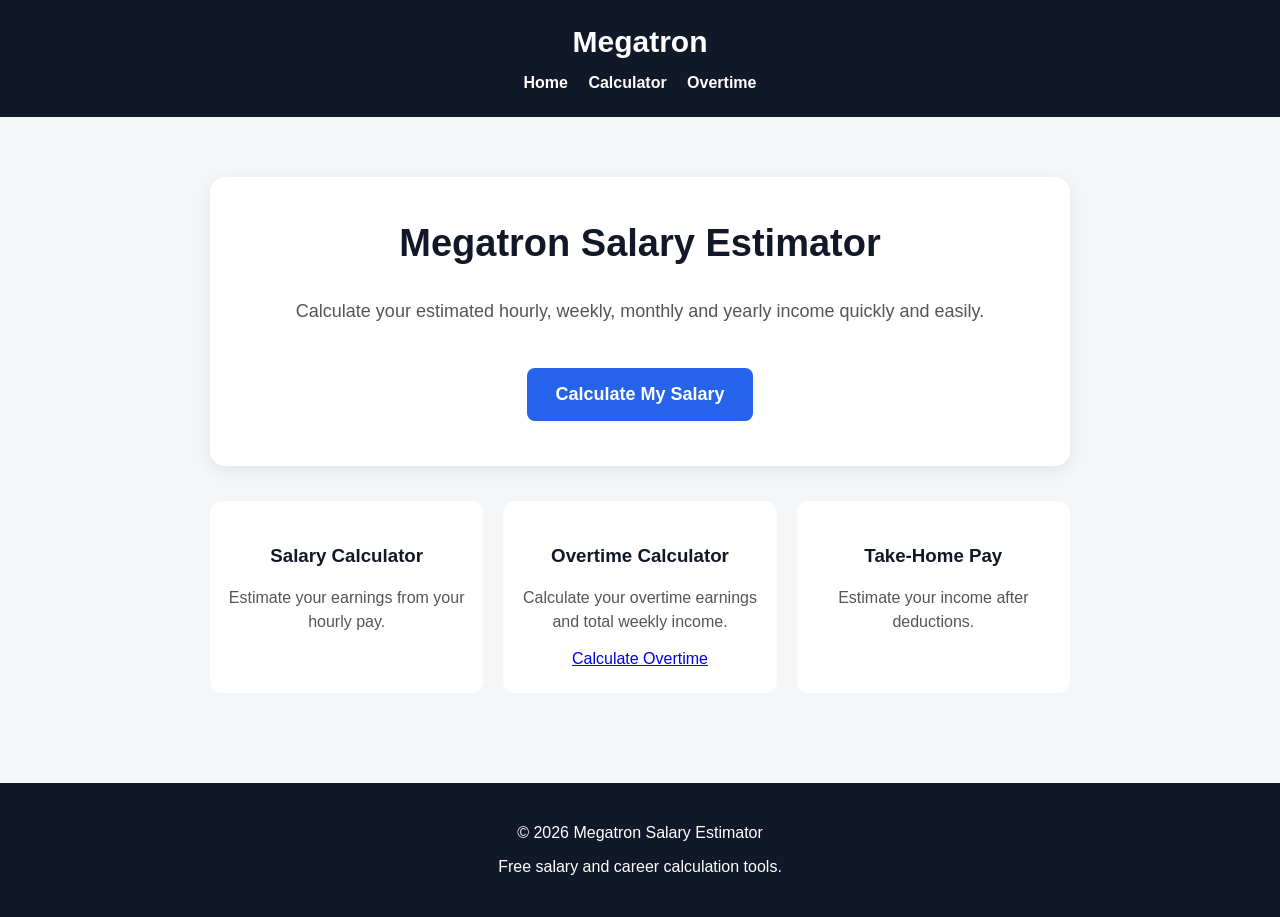
<file: index.html>
<!DOCTYPE html>
<html lang="en">
<head>
    <meta charset="UTF-8">
    <meta name="viewport" content="width=device-width, initial-scale=1.0">

    <title>Megatron Salary Estimator</title>

    <meta name="description" content="Megatron Salary Estimator helps you calculate your hourly, weekly, monthly and yearly income, including overtime.">
<meta name="google-site-verification" content="NOfpvYUF3_CUZIgCDjhG5xYf-17ey884O2NmY4BpzY4" />
    <style>
        * {
            box-sizing: border-box;
        }

        body {
            margin: 0;
            font-family: Arial, sans-serif;
            background: #f4f6f8;
            color: #222;
        }

        header {
            background: #111827;
            color: white;
            text-align: center;
            padding: 25px 15px;
        }

        header h1 {
            margin: 0 0 15px;
            font-size: 30px;
        }

        nav a {
            color: white;
            text-decoration: none;
            margin: 0 8px;
            font-weight: bold;
        }

        main {
            max-width: 900px;
            margin: auto;
            padding: 60px 20px;
        }

        .hero {
            background: white;
            padding: 45px 25px;
            border-radius: 15px;
            text-align: center;
            box-shadow: 0 4px 15px rgba(0,0,0,0.08);
        }

        .hero h2 {
            font-size: 38px;
            margin-top: 0;
            color: #111827;
        }

        .hero p {
            font-size: 18px;
            line-height: 1.6;
            color: #555;
        }

        .button {
            display: inline-block;
            margin-top: 25px;
            padding: 16px 28px;
            background: #2563eb;
            color: white;
            text-decoration: none;
            border-radius: 8px;
            font-size: 18px;
            font-weight: bold;
        }

        .features {
            margin-top: 35px;
            display: grid;
            grid-template-columns: repeat(auto-fit, minmax(200px, 1fr));
            gap: 20px;
        }

        .feature {
            background: white;
            padding: 25px 15px;
            border-radius: 12px;
            text-align: center;
        }

        .feature h3 {
            color: #111827;
        }

        .feature p {
            color: #555;
            line-height: 1.5;
        }

        footer {
            background: #111827;
            color: white;
            text-align: center;
            padding: 25px;
            margin-top: 30px;
        }

        footer p {
            color: white;
        }

        @media (max-width: 600px) {
            .hero h2 {
                font-size: 30px;
            }

            nav a {
                display: inline-block;
                margin: 5px;
            }
        }
    </style>
</head>

<body>

<header>

    <h1>Megatron</h1>

    <nav>
        <a href="index.html">Home</a>
        <a href="calculator.html">Calculator</a>
        <a href="overtime.html">Overtime</a>
    </nav>

</header>

<main>

    <section class="hero">

        <h2>Megatron Salary Estimator</h2>

        <p>
            Calculate your estimated hourly, weekly,
            monthly and yearly income quickly and easily.
        </p>

        <a class="button" href="calculator.html">
            Calculate My Salary
        </a>

    </section>

    <section class="features">

        <div class="feature">
            <h3>Salary Calculator</h3>

            <p>
                Estimate your earnings from your hourly pay.
            </p>
        </div>

        <div class="feature">
            <h3>Overtime Calculator</h3>

            <p>
                Calculate your overtime earnings and total
                weekly income.
            </p>

            <a href="overtime.html">Calculate Overtime</a>
        </div>

        <div class="feature">
            <h3>Take-Home Pay</h3>

            <p>
                Estimate your income after deductions.
            </p>
        </div>

    </section>

</main>

<footer>

    <p>© 2026 Megatron Salary Estimator</p>

    <p>Free salary and career calculation tools.</p>

</footer>

</body>
         </html>
</file>
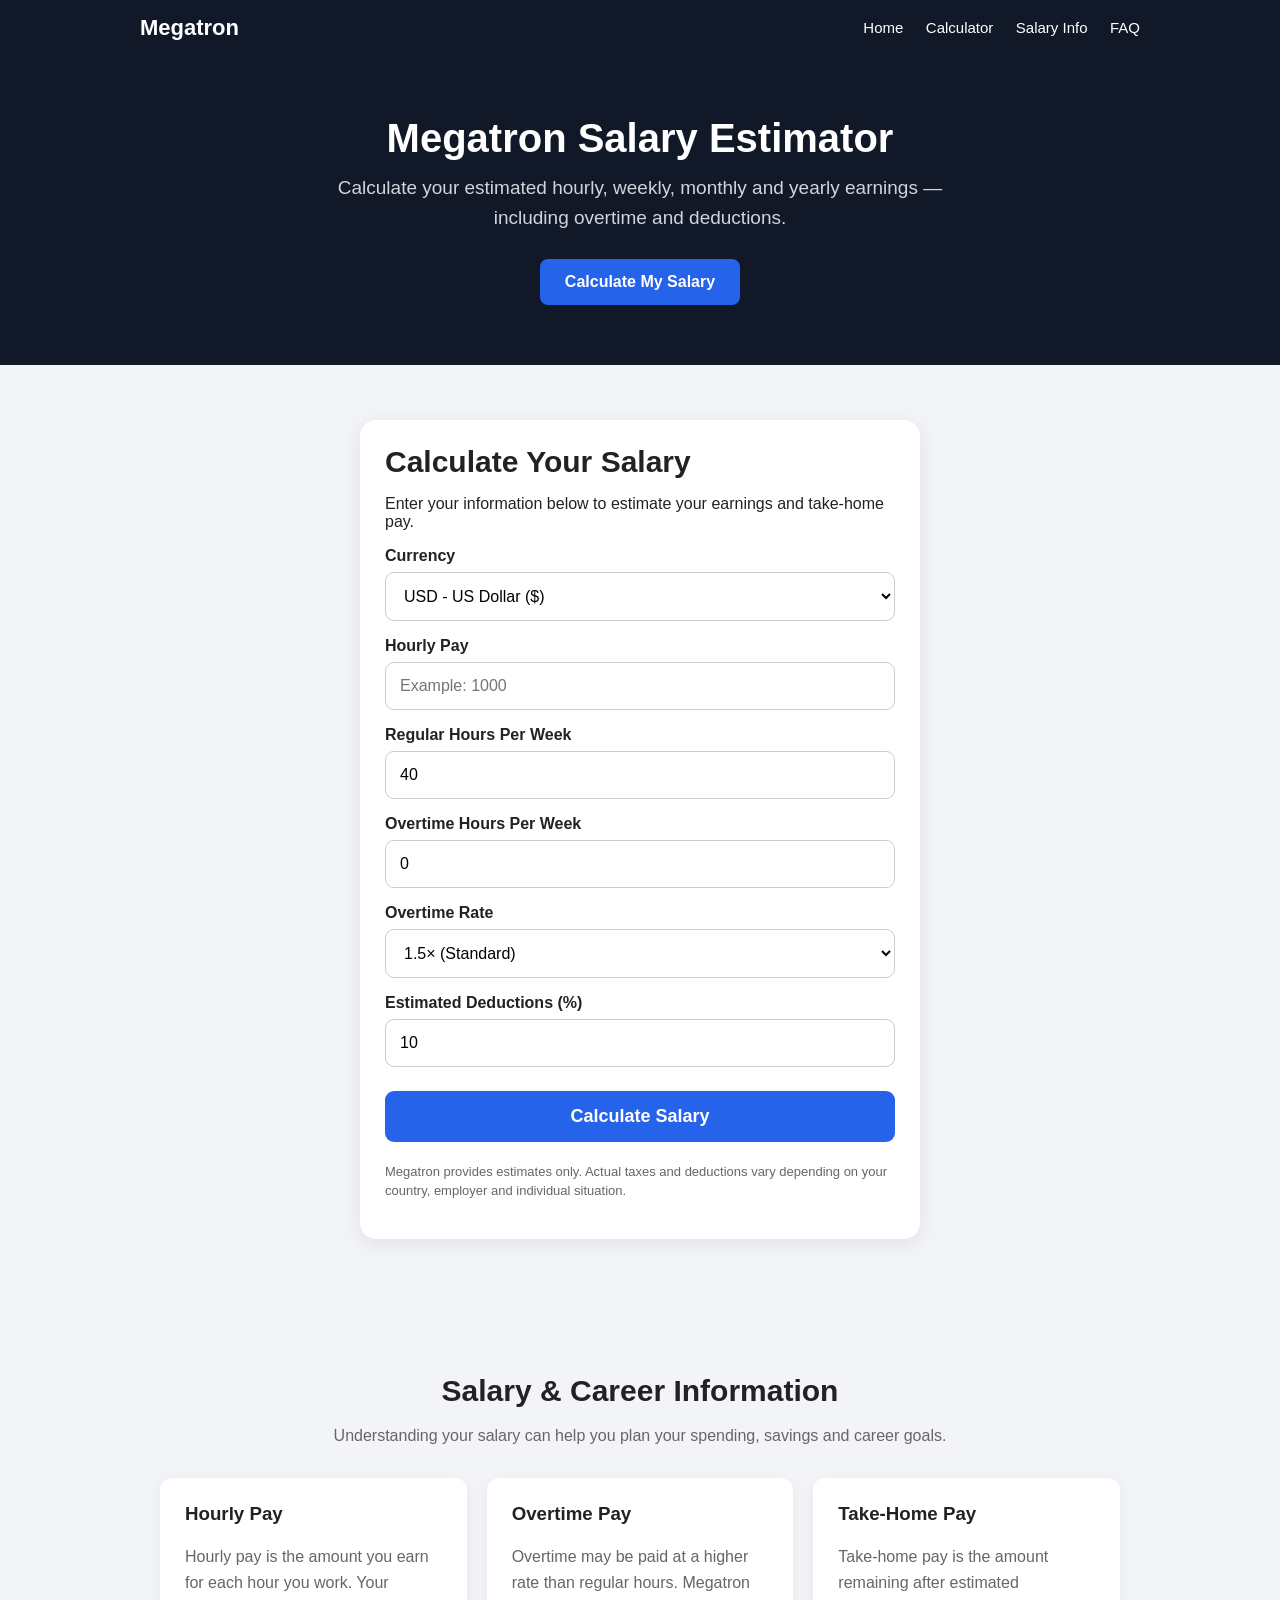
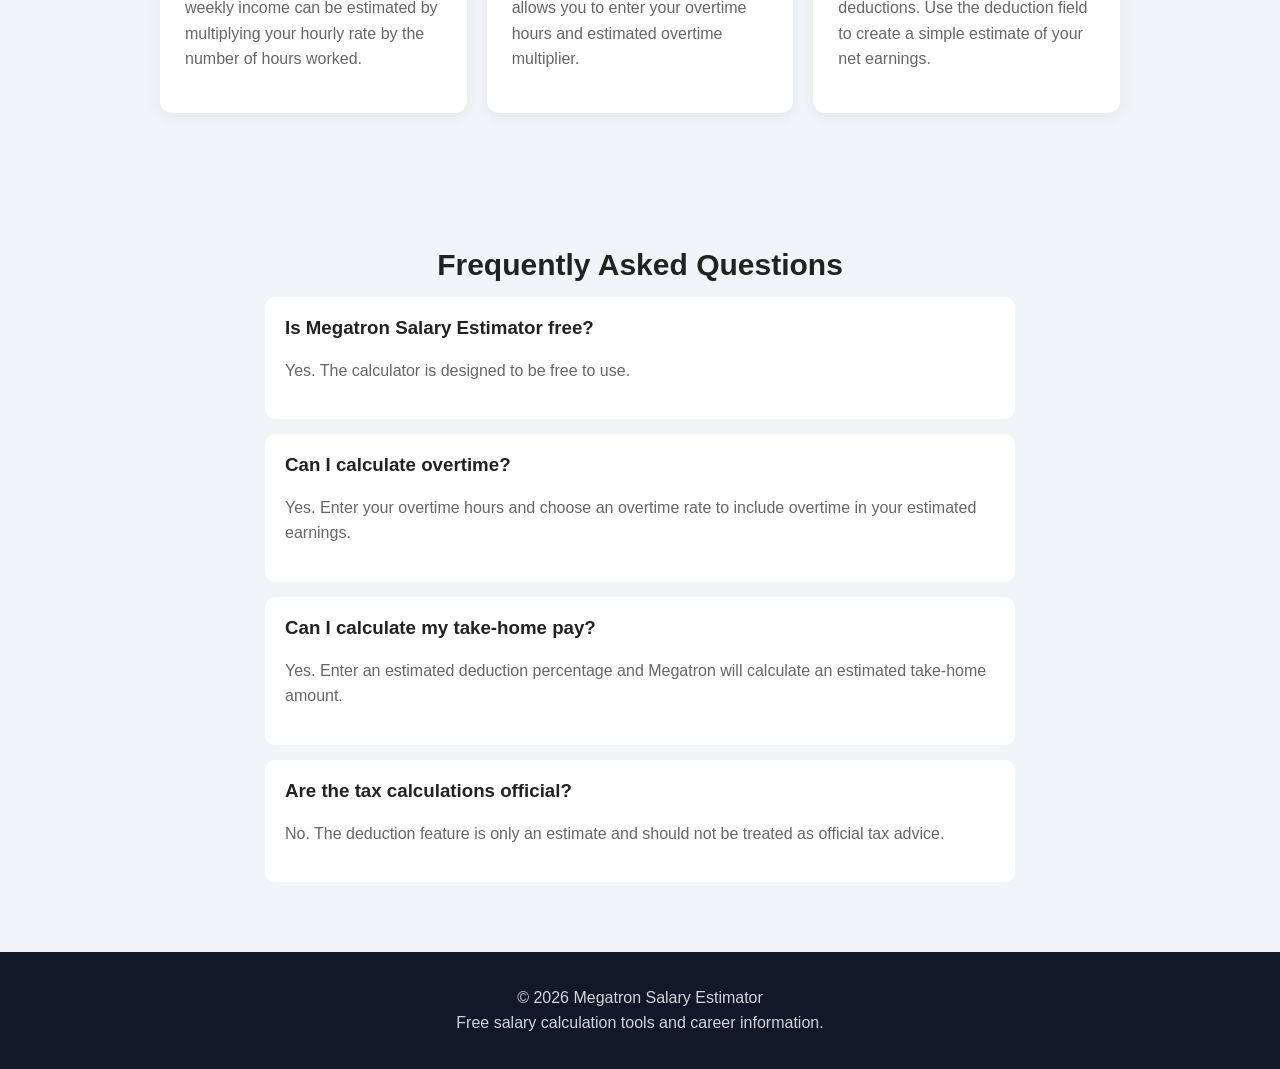
<file: calculator.html>
<!DOCTYPE html>
<html lang="en">
<head>
    <meta charset="UTF-8">

    <meta name="viewport"
          content="width=device-width, initial-scale=1.0">

    <meta name="description"
          content="Megatron Salary Estimator is a free online salary calculator for estimating hourly, weekly, monthly and yearly earnings, overtime and take-home pay.">

    <meta name="keywords"
          content="salary calculator, salary estimator, hourly pay calculator, overtime calculator, take home pay calculator, Kenya salary calculator">

    <title>Megatron Salary Estimator | Free Salary Calculator</title>

    <style>

        * {
            box-sizing: border-box;
            scroll-behavior: smooth;
        }

        body {
            margin: 0;
            font-family: Arial, sans-serif;
            background: #f2f4f8;
            color: #222;
        }

        /* NAVIGATION */

        nav {
            background: #111827;
            padding: 15px 20px;
            position: sticky;
            top: 0;
            z-index: 1000;
        }

        .nav-container {
            max-width: 1000px;
            margin: auto;
            display: flex;
            justify-content: space-between;
            align-items: center;
        }

        .logo {
            color: white;
            font-size: 22px;
            font-weight: bold;
        }

        nav a {
            color: white;
            text-decoration: none;
            margin-left: 18px;
            font-size: 15px;
        }

        nav a:hover {
            text-decoration: underline;
        }


        /* HERO */

        .hero {
            background: #111827;
            color: white;
            text-align: center;
            padding: 60px 20px;
        }

        .hero h1 {
            font-size: 40px;
            margin: 0 0 12px;
        }

        .hero p {
            font-size: 19px;
            color: #d1d5db;
            max-width: 650px;
            margin: auto;
            line-height: 1.6;
        }

        .hero-button {
            display: inline-block;
            margin-top: 25px;
            padding: 14px 25px;
            background: #2563eb;
            color: white;
            text-decoration: none;
            border-radius: 8px;
            font-weight: bold;
        }


        /* GENERAL SECTIONS */

        section {
            max-width: 1000px;
            margin: auto;
            padding: 55px 20px;
        }

        section h2 {
            text-align: center;
            font-size: 30px;
            margin-bottom: 15px;
        }

        .section-text {
            text-align: center;
            max-width: 700px;
            margin: 0 auto 30px;
            color: #666;
            line-height: 1.6;
        }


        /* CALCULATOR */

        .calculator {
            max-width: 560px;
            margin: auto;
            background: white;
            padding: 25px;
            border-radius: 16px;
            box-shadow: 0 5px 20px rgba(0,0,0,0.08);
        }

        .calculator h2 {
            text-align: left;
            margin-top: 0;
        }

        label {
            display: block;
            margin-top: 16px;
            margin-bottom: 7px;
            font-weight: bold;
        }

        select,
        input {
            width: 100%;
            padding: 14px;
            border: 1px solid #ccc;
            border-radius: 9px;
            font-size: 16px;
            background: white;
        }

        button {
            width: 100%;
            margin-top: 24px;
            padding: 15px;
            border: none;
            border-radius: 9px;
            background: #2563eb;
            color: white;
            font-size: 18px;
            font-weight: bold;
            cursor: pointer;
        }

        button:hover {
            background: #1d4ed8;
        }

        #results {
            display: none;
            margin-top: 25px;
            background: #f3f4f6;
            padding: 18px;
            border-radius: 12px;
        }

        .section-title {
            margin-top: 20px;
            margin-bottom: 5px;
            font-size: 18px;
            font-weight: bold;
        }

        .section-title:first-child {
            margin-top: 0;
        }

        .result {
            display: flex;
            justify-content: space-between;
            gap: 15px;
            padding: 12px 0;
            border-bottom: 1px solid #ddd;
        }

        .result:last-child {
            border-bottom: none;
        }

        .amount {
            font-weight: bold;
            text-align: right;
        }

        .total {
            font-size: 19px;
            font-weight: bold;
        }

        .net {
            font-size: 20px;
            font-weight: bold;
        }


        /* INFO CARDS */

        .cards {
            display: grid;
            grid-template-columns: repeat(3, 1fr);
            gap: 20px;
        }

        .card {
            background: white;
            padding: 25px;
            border-radius: 12px;
            box-shadow: 0 4px 15px rgba(0,0,0,0.06);
        }

        .card h3 {
            margin-top: 0;
        }

        .card p {
            color: #666;
            line-height: 1.6;
        }


        /* FAQ */

        .faq {
            background: white;
            padding: 20px;
            margin: 15px auto;
            max-width: 750px;
            border-radius: 10px;
        }

        .faq h3 {
            margin-top: 0;
        }

        .faq p {
            color: #666;
            line-height: 1.6;
        }


        /* NOTE */

        .note {
            margin-top: 20px;
            font-size: 13px;
            color: #666;
            line-height: 1.5;
        }


        /* FOOTER */

        footer {
            background: #111827;
            color: #d1d5db;
            text-align: center;
            padding: 30px 20px;
        }

        footer p {
            margin: 7px;
        }


        /* MOBILE */

        @media (max-width: 700px) {

            .nav-container {
                flex-direction: column;
                gap: 10px;
            }

            nav a {
                margin: 0 7px;
                font-size: 14px;
            }

            .hero h1 {
                font-size: 32px;
            }

            .hero p {
                font-size: 17px;
            }

            .cards {
                grid-template-columns: 1fr;
            }

            section {
                padding: 40px 15px;
            }

        }

    </style>
</head>

<body>


<!-- NAVIGATION -->

<nav>

    <div class="nav-container">

        <div class="logo">
            Megatron
        </div>

        <div>
            <a href="#home">Home</a>
            <a href="#calculator">Calculator</a>
            <a href="#info">Salary Info</a>
            <a href="#faq">FAQ</a>
        </div>

    </div>

</nav>


<!-- HOME -->

<header class="hero" id="home">

    <h1>Megatron Salary Estimator</h1>

    <p>
        Calculate your estimated hourly, weekly, monthly and yearly
        earnings — including overtime and deductions.
    </p>

    <a class="hero-button" href="#calculator">
        Calculate My Salary
    </a>

</header>


<!-- CALCULATOR -->

<section id="calculator">

    <div class="calculator">

        <h2>Calculate Your Salary</h2>

        <p>
            Enter your information below to estimate your earnings
            and take-home pay.
        </p>


        <label for="currency">
            Currency
        </label>

        <select id="currency">

            <option value="$">
                USD - US Dollar ($)
            </option>

            <option value="KSh">
                KES - Kenyan Shilling (KSh)
            </option>

            <option value="£">
                GBP - British Pound (£)
            </option>

            <option value="€">
                EUR - Euro (€)
            </option>

            <option value="C$">
                CAD - Canadian Dollar (C$)
            </option>

            <option value="A$">
                AUD - Australian Dollar (A$)
            </option>

            <option value="R">
                ZAR - South African Rand (R)
            </option>

            <option value="₦">
                NGN - Nigerian Naira (₦)
            </option>

        </select>


        <label for="hourly">
            Hourly Pay
        </label>

        <input
            type="number"
            id="hourly"
            placeholder="Example: 1000"
            min="0"
            step="0.01"
        >


        <label for="hours">
            Regular Hours Per Week
        </label>

        <input
            type="number"
            id="hours"
            value="40"
            min="0"
            step="0.1"
        >


        <label for="overtime">
            Overtime Hours Per Week
        </label>

        <input
            type="number"
            id="overtime"
            value="0"
            min="0"
            step="0.1"
        >


        <label for="overtimeRate">
            Overtime Rate
        </label>

        <select id="overtimeRate">

            <option value="1.5">
                1.5× (Standard)
            </option>

            <option value="2">
                2×
            </option>

            <option value="2.5">
                2.5×
            </option>

            <option value="3">
                3×
            </option>

        </select>


        <label for="deduction">
            Estimated Deductions (%)
        </label>

        <input
            type="number"
            id="deduction"
            value="10"
            min="0"
            max="100"
            step="0.1"
        >


        <button onclick="calculateSalary()">
            Calculate Salary
        </button>


        <!-- RESULTS -->

        <div id="results">

            <div class="section-title">
                Earnings
            </div>

            <div class="result">
                <span>Hourly:</span>
                <span class="amount" id="hourlyResult"></span>
            </div>

            <div class="result">
                <span>Regular Weekly:</span>
                <span class="amount" id="regularWeeklyResult"></span>
            </div>

            <div class="result">
                <span>Overtime Weekly:</span>
                <span class="amount" id="overtimeResult"></span>
            </div>

            <div class="result total">
                <span>Gross Weekly:</span>
                <span class="amount" id="weeklyResult"></span>
            </div>

            <div class="result total">
                <span>Gross Monthly:</span>
                <span class="amount" id="monthlyResult"></span>
            </div>

            <div class="result total">
                <span>Gross Yearly:</span>
                <span class="amount" id="yearlyResult"></span>
            </div>


            <div class="section-title">
                Deductions
            </div>

            <div class="result">
                <span>Deduction Rate:</span>
                <span class="amount" id="deductionRateResult"></span>
            </div>

            <div class="result">
                <span>Weekly Deduction:</span>
                <span class="amount" id="weeklyDeductionResult"></span>
            </div>

            <div class="result">
                <span>Monthly Deduction:</span>
                <span class="amount" id="monthlyDeductionResult"></span>
            </div>

            <div class="result">
                <span>Yearly Deduction:</span>
                <span class="amount" id="yearlyDeductionResult"></span>
            </div>


            <div class="section-title">
                Estimated Take-Home Pay
            </div>

            <div class="result net">
                <span>Weekly:</span>
                <span class="amount" id="weeklyNetResult"></span>
            </div>

            <div class="result net">
                <span>Monthly:</span>
                <span class="amount" id="monthlyNetResult"></span>
            </div>

            <div class="result net">
                <span>Yearly:</span>
                <span class="amount" id="yearlyNetResult"></span>
            </div>

        </div>

        <p class="note">
            Megatron provides estimates only. Actual taxes and deductions
            vary depending on your country, employer and individual situation.
        </p>

    </div>

</section>


<!-- SALARY INFORMATION -->

<section id="info">

    <h2>Salary & Career Information</h2>

    <p class="section-text">
        Understanding your salary can help you plan your spending,
        savings and career goals.
    </p>


    <div class="cards">

        <div class="card">

            <h3>Hourly Pay</h3>

            <p>
                Hourly pay is the amount you earn for each hour you work.
                Your weekly income can be estimated by multiplying your
                hourly rate by the number of hours worked.
            </p>

        </div>


        <div class="card">

            <h3>Overtime Pay</h3>

            <p>
                Overtime may be paid at a higher rate than regular hours.
                Megatron allows you to enter your overtime hours and
                estimated overtime multiplier.
            </p>

        </div>


        <div class="card">

            <h3>Take-Home Pay</h3>

            <p>
                Take-home pay is the amount remaining after estimated
                deductions. Use the deduction field to create a simple
                estimate of your net earnings.
            </p>

        </div>

    </div>

</section>


<!-- FAQ -->

<section id="faq">

    <h2>Frequently Asked Questions</h2>


    <div class="faq">

        <h3>Is Megatron Salary Estimator free?</h3>

        <p>
            Yes. The calculator is designed to be free to use.
        </p>

    </div>


    <div class="faq">

        <h3>Can I calculate overtime?</h3>

        <p>
            Yes. Enter your overtime hours and choose an overtime rate
            to include overtime in your estimated earnings.
        </p>

    </div>


    <div class="faq">

        <h3>Can I calculate my take-home pay?</h3>

        <p>
            Yes. Enter an estimated deduction percentage and Megatron
            will calculate an estimated take-home amount.
        </p>

    </div>


    <div class="faq">

        <h3>Are the tax calculations official?</h3>

        <p>
            No. The deduction feature is only an estimate and should not
            be treated as official tax advice.
        </p>

    </div>

</section>


<!-- FOOTER -->

<footer>

    <p>
        © 2026 Megatron Salary Estimator
    </p>

    <p>
        Free salary calculation tools and career information.
    </p>

</footer>


<!-- CALCULATOR SCRIPT -->

<script>

function calculateSalary() {

    const hourly =
        parseFloat(document.getElementById("hourly").value);

    const hours =
        parseFloat(document.getElementById("hours").value);

    const overtime =
        parseFloat(document.getElementById("overtime").value);

    const overtimeRate =
        parseFloat(document.getElementById("overtimeRate").value);

    const deduction =
        parseFloat(document.getElementById("deduction").value);

    const currency =
        document.getElementById("currency").value;


    if (isNaN(hourly) || hourly < 0) {

        alert("Please enter your hourly pay.");

        return;
    }


    if (isNaN(hours) || hours < 0) {

        alert("Please enter your regular hours per week.");

        return;
    }


    if (isNaN(overtime) || overtime < 0) {

        alert("Please enter your overtime hours.");

        return;
    }


    if (
        isNaN(deduction) ||
        deduction < 0 ||
        deduction > 100
    ) {

        alert(
            "Please enter a deduction percentage between 0 and 100."
        );

        return;
    }


    const regularWeekly =
        hourly * hours;


    const overtimeHourly =
        hourly * overtimeRate;


    const overtimeWeekly =
        overtimeHourly * overtime;


    const grossWeekly =
        regularWeekly + overtimeWeekly;


    const grossMonthly =
        grossWeekly * 52 / 12;


    const grossYearly =
        grossWeekly * 52;


    const weeklyDeduction =
        grossWeekly * deduction / 100;


    const monthlyDeduction =
        grossMonthly * deduction / 100;


    const yearlyDeduction =
        grossYearly * deduction / 100;


    const weeklyNet =
        grossWeekly - weeklyDeduction;


    const monthlyNet =
        grossMonthly - monthlyDeduction;


    const yearlyNet =
        grossYearly - yearlyDeduction;


    document.getElementById("hourlyResult").textContent =
        currency + " " + hourly.toFixed(2);


    document.getElementById("regularWeeklyResult").textContent =
        currency + " " + regularWeekly.toFixed(2);


    document.getElementById("overtimeResult").textContent =
        currency + " " + overtimeWeekly.toFixed(2);


    document.getElementById("weeklyResult").textContent =
        currency + " " + grossWeekly.toFixed(2);


    document.getElementById("monthlyResult").textContent =
        currency + " " + grossMonthly.toFixed(2);


    document.getElementById("yearlyResult").textContent =
        currency + " " + grossYearly.toFixed(2);


    document.getElementById("deductionRateResult").textContent =
        deduction.toFixed(1) + "%";


    document.getElementById("weeklyDeductionResult").textContent =
        currency + " " + weeklyDeduction.toFixed(2);


    document.getElementById("monthlyDeductionResult").textContent =
        currency + " " + monthlyDeduction.toFixed(2);


    document.getElementById("yearlyDeductionResult").textContent =
        currency + " " + yearlyDeduction.toFixed(2);


    document.getElementById("weeklyNetResult").textContent =
        currency + " " + weeklyNet.toFixed(2);


    document.getElementById("monthlyNetResult").textContent =
        currency + " " + monthlyNet.toFixed(2);


    document.getElementById("yearlyNetResult").textContent =
        currency + " " + yearlyNet.toFixed(2);


    document.getElementById("results").style.display =
        "block";
}

</script>

</body>
 </html>
</file>
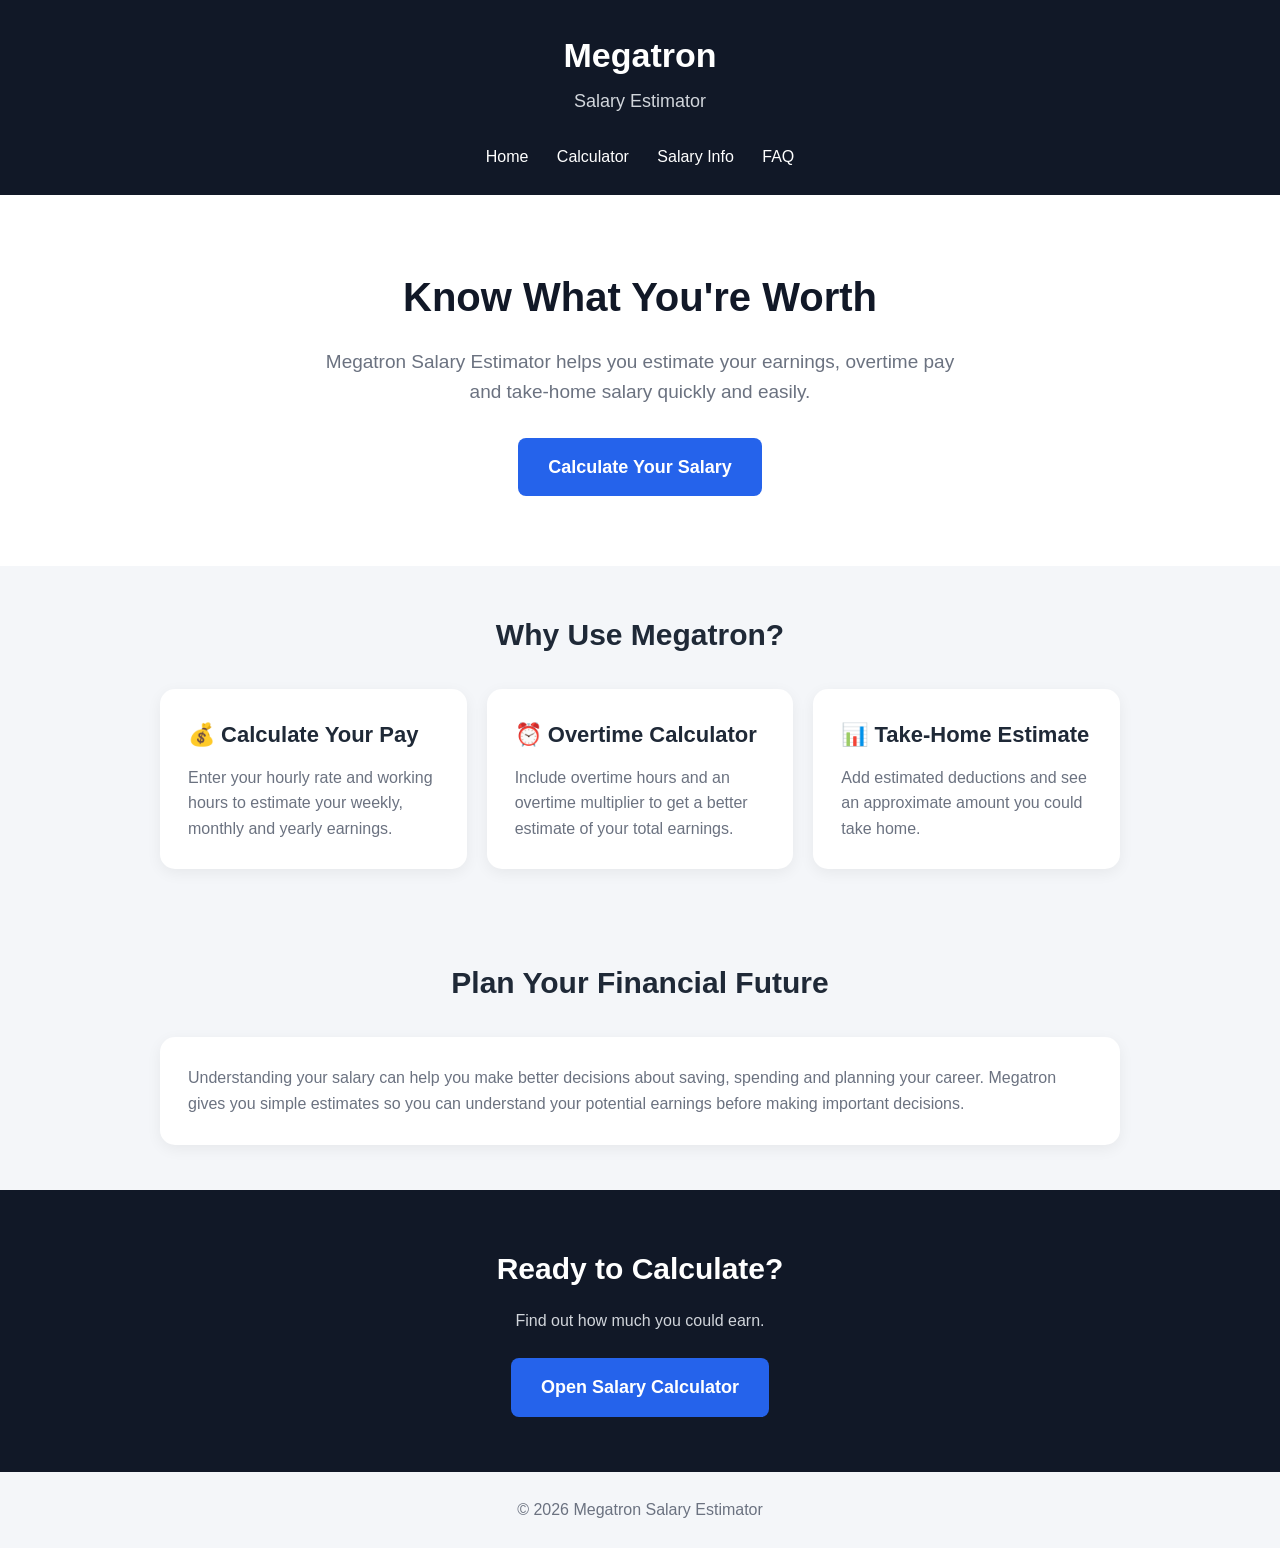
<file: home.html>
<!DOCTYPE html>
<html lang="en">
<head>
    <meta charset="UTF-8">
    <meta name="viewport" content="width=device-width, initial-scale=1.0">

    <title>Megatron Salary Estimator | Calculate Your Pay</title>

    <meta name="description"
          content="Megatron Salary Estimator helps you estimate your hourly, weekly, monthly and yearly earnings, overtime pay and take-home pay.">

    <style>
        * {
            box-sizing: border-box;
            margin: 0;
            padding: 0;
        }

        body {
            font-family: Arial, sans-serif;
            background: #f4f6f9;
            color: #1f2937;
            line-height: 1.6;
        }

        header {
            background: #111827;
            color: white;
            text-align: center;
            padding: 28px 20px;
        }

        header h1 {
            font-size: 34px;
            margin-bottom: 5px;
        }

        header p {
            font-size: 18px;
            color: #d1d5db;
        }

        nav {
            background: #111827;
            text-align: center;
            padding: 0 10px 25px;
        }

        nav a {
            color: white;
            text-decoration: none;
            margin: 0 12px;
            font-size: 16px;
        }

        nav a:hover {
            text-decoration: underline;
        }

        .hero {
            text-align: center;
            padding: 70px 20px;
            background: white;
        }

        .hero h2 {
            font-size: 40px;
            margin-bottom: 18px;
            color: #111827;
        }

        .hero p {
            max-width: 650px;
            margin: 0 auto 30px;
            font-size: 19px;
            color: #6b7280;
        }

        .button {
            display: inline-block;
            background: #2563eb;
            color: white;
            text-decoration: none;
            padding: 15px 30px;
            border-radius: 8px;
            font-size: 18px;
            font-weight: bold;
        }

        .button:hover {
            background: #1d4ed8;
        }

        .container {
            max-width: 1000px;
            margin: auto;
            padding: 45px 20px;
        }

        .container h2 {
            text-align: center;
            font-size: 30px;
            margin-bottom: 30px;
        }

        .cards {
            display: grid;
            grid-template-columns: repeat(3, 1fr);
            gap: 20px;
        }

        .card {
            background: white;
            padding: 28px;
            border-radius: 15px;
            box-shadow: 0 4px 15px rgba(0,0,0,0.06);
        }

        .card h3 {
            font-size: 22px;
            margin-bottom: 12px;
        }

        .card p {
            color: #6b7280;
        }

        .cta {
            background: #111827;
            color: white;
            text-align: center;
            padding: 55px 20px;
        }

        .cta h2 {
            font-size: 30px;
            margin-bottom: 15px;
        }

        .cta p {
            color: #d1d5db;
            margin-bottom: 25px;
        }

        footer {
            text-align: center;
            padding: 25px 15px;
            background: #f4f6f9;
            color: #6b7280;
        }

        @media (max-width: 700px) {

            header h1 {
                font-size: 30px;
            }

            .hero h2 {
                font-size: 32px;
            }

            .cards {
                grid-template-columns: 1fr;
            }

            nav a {
                display: inline-block;
                margin: 5px 7px;
            }
        }
    </style>
</head>

<body>

<header>
    <h1>Megatron</h1>
    <p>Salary Estimator</p>
</header>

<nav>
    <a href="home.html">Home</a>
    <a href="index.html">Calculator</a>
    <a href="salary-info.html">Salary Info</a>
    <a href="faq.html">FAQ</a>
</nav>

<section class="hero">

    <h2>Know What You're Worth</h2>

    <p>
        Megatron Salary Estimator helps you estimate your earnings,
        overtime pay and take-home salary quickly and easily.
    </p>

    <a href="index.html" class="button">
        Calculate Your Salary
    </a>

</section>

<section class="container">

    <h2>Why Use Megatron?</h2>

    <div class="cards">

        <div class="card">
            <h3>💰 Calculate Your Pay</h3>

            <p>
                Enter your hourly rate and working hours to estimate
                your weekly, monthly and yearly earnings.
            </p>
        </div>

        <div class="card">
            <h3>⏰ Overtime Calculator</h3>

            <p>
                Include overtime hours and an overtime multiplier
                to get a better estimate of your total earnings.
            </p>
        </div>

        <div class="card">
            <h3>📊 Take-Home Estimate</h3>

            <p>
                Add estimated deductions and see an approximate
                amount you could take home.
            </p>
        </div>

    </div>

</section>

<section class="container">

    <h2>Plan Your Financial Future</h2>

    <div class="card">

        <p>
            Understanding your salary can help you make better
            decisions about saving, spending and planning your career.
            Megatron gives you simple estimates so you can understand
            your potential earnings before making important decisions.
        </p>

    </div>

</section>

<section class="cta">

    <h2>Ready to Calculate?</h2>

    <p>
        Find out how much you could earn.
    </p>

    <a href="index.html" class="button">
        Open Salary Calculator
    </a>

</section>

<footer>
    © 2026 Megatron Salary Estimator
</footer>

</body>
  </html>
</file>
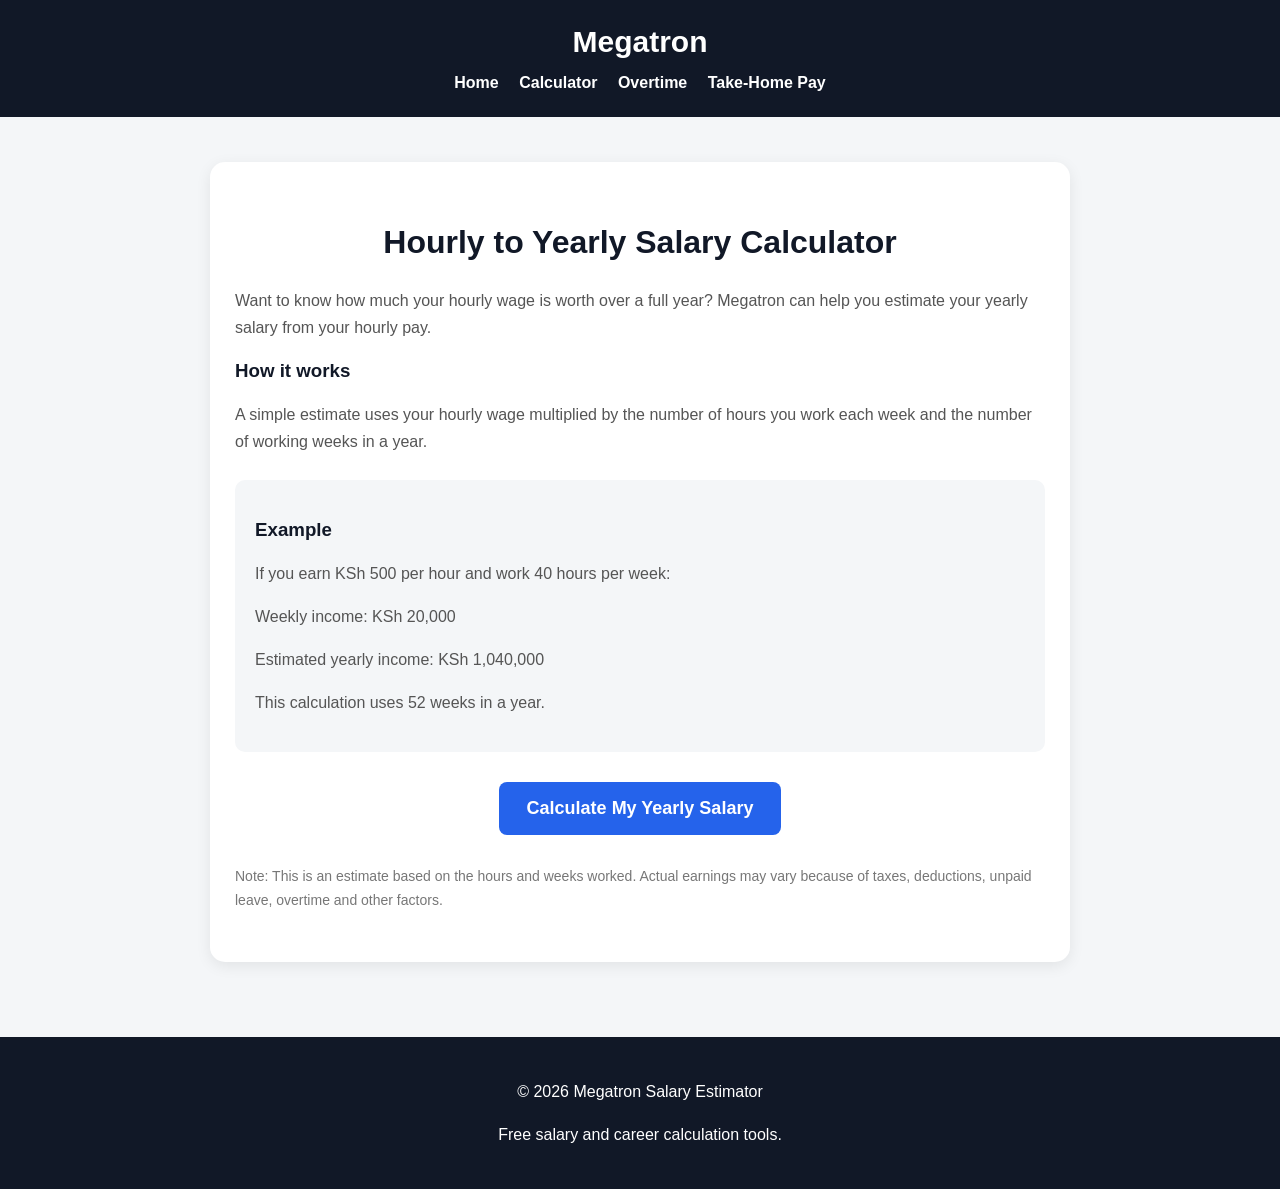
<file: hourly-to-yearly.html>
<!DOCTYPE html>
<html lang="en">
<head>
    <meta charset="UTF-8">
    <meta name="viewport" content="width=device-width, initial-scale=1.0">

    <title>Hourly to Yearly Salary Calculator | Megatron</title>

    <meta name="description" content="Find out how much you can earn per year from your hourly wage with the free Megatron Hourly to Yearly Salary Calculator.">

    <style>
        * {
            box-sizing: border-box;
        }

        body {
            margin: 0;
            font-family: Arial, sans-serif;
            background: #f4f6f8;
            color: #222;
        }

        header {
            background: #111827;
            color: white;
            text-align: center;
            padding: 25px 15px;
        }

        header h1 {
            margin: 0 0 15px;
            font-size: 30px;
        }

        nav a {
            color: white;
            text-decoration: none;
            margin: 0 8px;
            font-weight: bold;
        }

        main {
            max-width: 900px;
            margin: auto;
            padding: 45px 20px;
        }

        .box {
            background: white;
            padding: 35px 25px;
            border-radius: 15px;
            box-shadow: 0 4px 15px rgba(0,0,0,0.08);
        }

        h2 {
            text-align: center;
            color: #111827;
            font-size: 32px;
        }

        h3 {
            color: #111827;
        }

        p {
            line-height: 1.7;
            color: #555;
        }

        .example {
            background: #f4f6f8;
            padding: 20px;
            border-radius: 10px;
            margin-top: 25px;
        }

        .calculator-link {
            display: block;
            width: fit-content;
            margin: 30px auto;
            padding: 16px 28px;
            background: #2563eb;
            color: white;
            text-decoration: none;
            border-radius: 8px;
            font-weight: bold;
            font-size: 18px;
        }

        .note {
            margin-top: 25px;
            font-size: 14px;
            color: #777;
        }

        footer {
            background: #111827;
            color: white;
            text-align: center;
            padding: 25px;
            margin-top: 30px;
        }

        footer p {
            color: white;
        }

        @media (max-width: 600px) {
            h2 {
                font-size: 27px;
            }

            nav a {
                display: inline-block;
                margin: 5px;
            }
        }
    </style>
</head>

<body>

<header>

    <h1>Megatron</h1>

    <nav>
        <a href="index.html">Home</a>
        <a href="calculator.html">Calculator</a>
        <a href="overtime.html">Overtime</a>
        <a href="take-home-pay.html">Take-Home Pay</a>
    </nav>

</header>

<main>

    <div class="box">

        <h2>Hourly to Yearly Salary Calculator</h2>

        <p>
            Want to know how much your hourly wage is worth
            over a full year? Megatron can help you estimate
            your yearly salary from your hourly pay.
        </p>

        <h3>How it works</h3>

        <p>
            A simple estimate uses your hourly wage multiplied
            by the number of hours you work each week and the
            number of working weeks in a year.
        </p>

        <div class="example">

            <h3>Example</h3>

            <p>
                If you earn KSh 500 per hour and work 40 hours
                per week:
            </p>

            <p>
                Weekly income: KSh 20,000
            </p>

            <p>
                Estimated yearly income: KSh 1,040,000
            </p>

            <p>
                This calculation uses 52 weeks in a year.
            </p>

        </div>

        <a class="calculator-link" href="calculator.html">
            Calculate My Yearly Salary
        </a>

        <p class="note">
            Note: This is an estimate based on the hours and
            weeks worked. Actual earnings may vary because of
            taxes, deductions, unpaid leave, overtime and other
            factors.
        </p>

    </div>

</main>

<footer>

    <p>© 2026 Megatron Salary Estimator</p>

    <p>Free salary and career calculation tools.</p>

</footer>

</body>
</html>
</file>
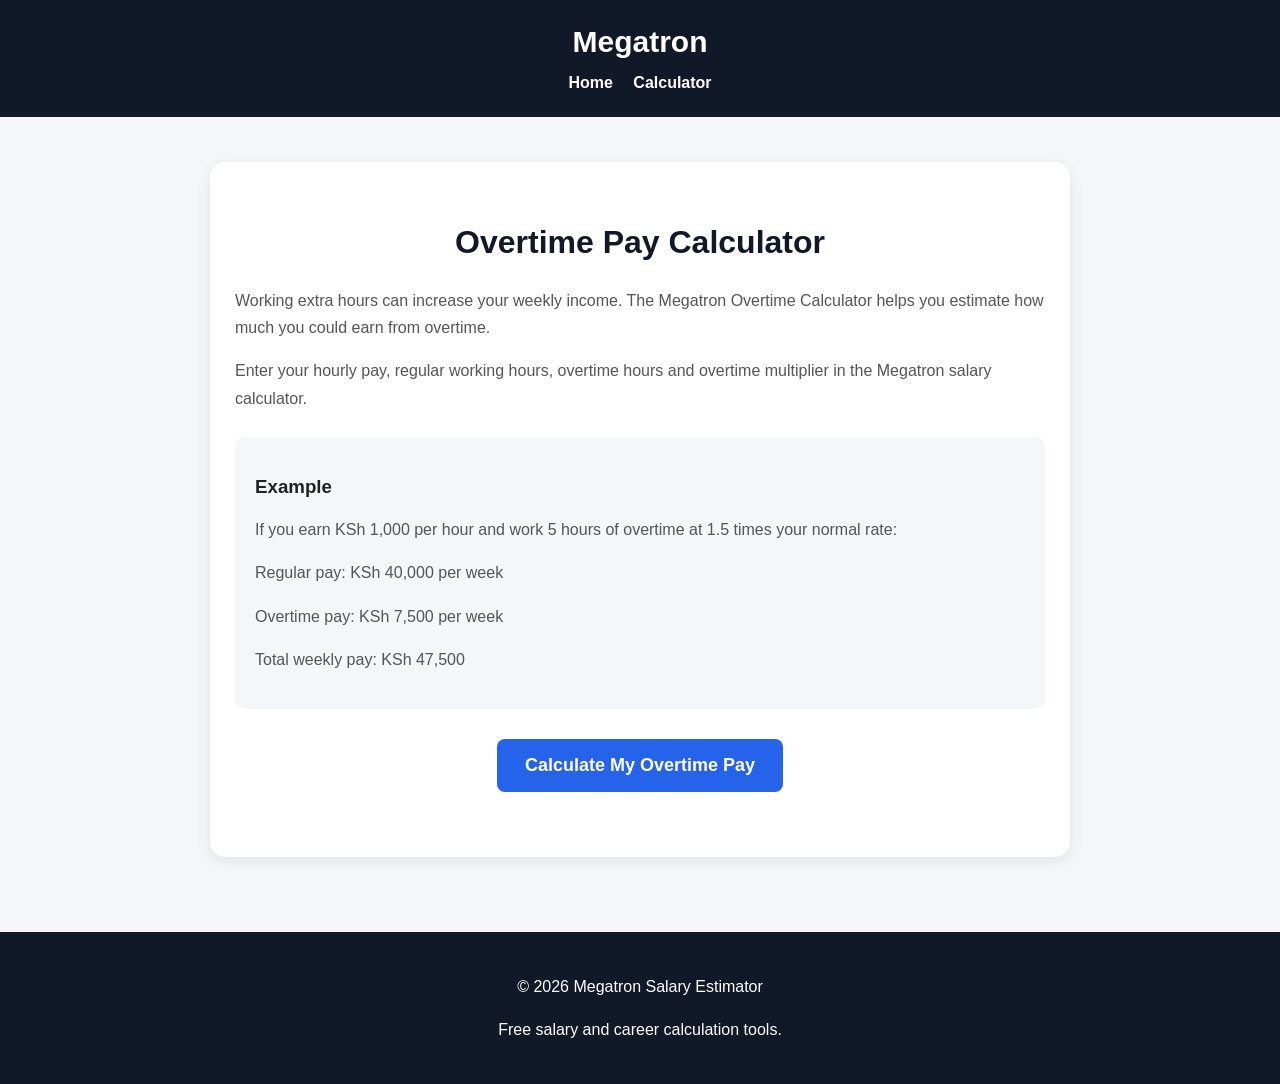
<file: overtime.html>
<!DOCTYPE html>
<html lang="en">
<head>
    <meta charset="UTF-8">
    <meta name="viewport" content="width=device-width, initial-scale=1.0">

    <title>Overtime Calculator | Megatron</title>

    <meta name="description" content="Calculate your overtime pay and total weekly earnings with the free Megatron Overtime Calculator.">

    <style>
        * {
            box-sizing: border-box;
        }

        body {
            margin: 0;
            font-family: Arial, sans-serif;
            background: #f4f6f8;
            color: #222;
        }

        header {
            background: #111827;
            color: white;
            text-align: center;
            padding: 25px 15px;
        }

        header h1 {
            margin: 0 0 15px;
            font-size: 30px;
        }

        nav a {
            color: white;
            text-decoration: none;
            margin: 0 8px;
            font-weight: bold;
        }

        main {
            max-width: 900px;
            margin: auto;
            padding: 45px 20px;
        }

        .box {
            background: white;
            padding: 35px 25px;
            border-radius: 15px;
            box-shadow: 0 4px 15px rgba(0,0,0,0.08);
        }

        h2 {
            color: #111827;
            font-size: 32px;
            text-align: center;
        }

        p {
            line-height: 1.7;
            color: #555;
        }

        .calculator-link {
            display: block;
            width: fit-content;
            margin: 30px auto;
            padding: 16px 28px;
            background: #2563eb;
            color: white;
            text-decoration: none;
            border-radius: 8px;
            font-weight: bold;
            font-size: 18px;
        }

        .example {
            background: #f4f6f8;
            padding: 20px;
            border-radius: 10px;
            margin-top: 25px;
        }

        footer {
            background: #111827;
            color: white;
            text-align: center;
            padding: 25px;
            margin-top: 30px;
        }

        footer p {
            color: white;
        }

        @media (max-width: 600px) {
            h2 {
                font-size: 27px;
            }
        }
    </style>
</head>

<body>

<header>
    <h1>Megatron</h1>

    <nav>
        <a href="index.html">Home</a>
        <a href="calculator.html">Calculator</a>
    </nav>
</header>

<main>

    <div class="box">

        <h2>Overtime Pay Calculator</h2>

        <p>
            Working extra hours can increase your weekly income.
            The Megatron Overtime Calculator helps you estimate
            how much you could earn from overtime.
        </p>

        <p>
            Enter your hourly pay, regular working hours,
            overtime hours and overtime multiplier in the
            Megatron salary calculator.
        </p>

        <div class="example">

            <h3>Example</h3>

            <p>
                If you earn KSh 1,000 per hour and work 5 hours
                of overtime at 1.5 times your normal rate:
            </p>

            <p>
                Regular pay: KSh 40,000 per week
            </p>

            <p>
                Overtime pay: KSh 7,500 per week
            </p>

            <p>
                Total weekly pay: KSh 47,500
            </p>

        </div>

        <a class="calculator-link" href="calculator.html">
            Calculate My Overtime Pay
        </a>

    </div>

</main>

<footer>
    <p>© 2026 Megatron Salary Estimator</p>
    <p>Free salary and career calculation tools.</p>
</footer>

</body>
</html>
</file>
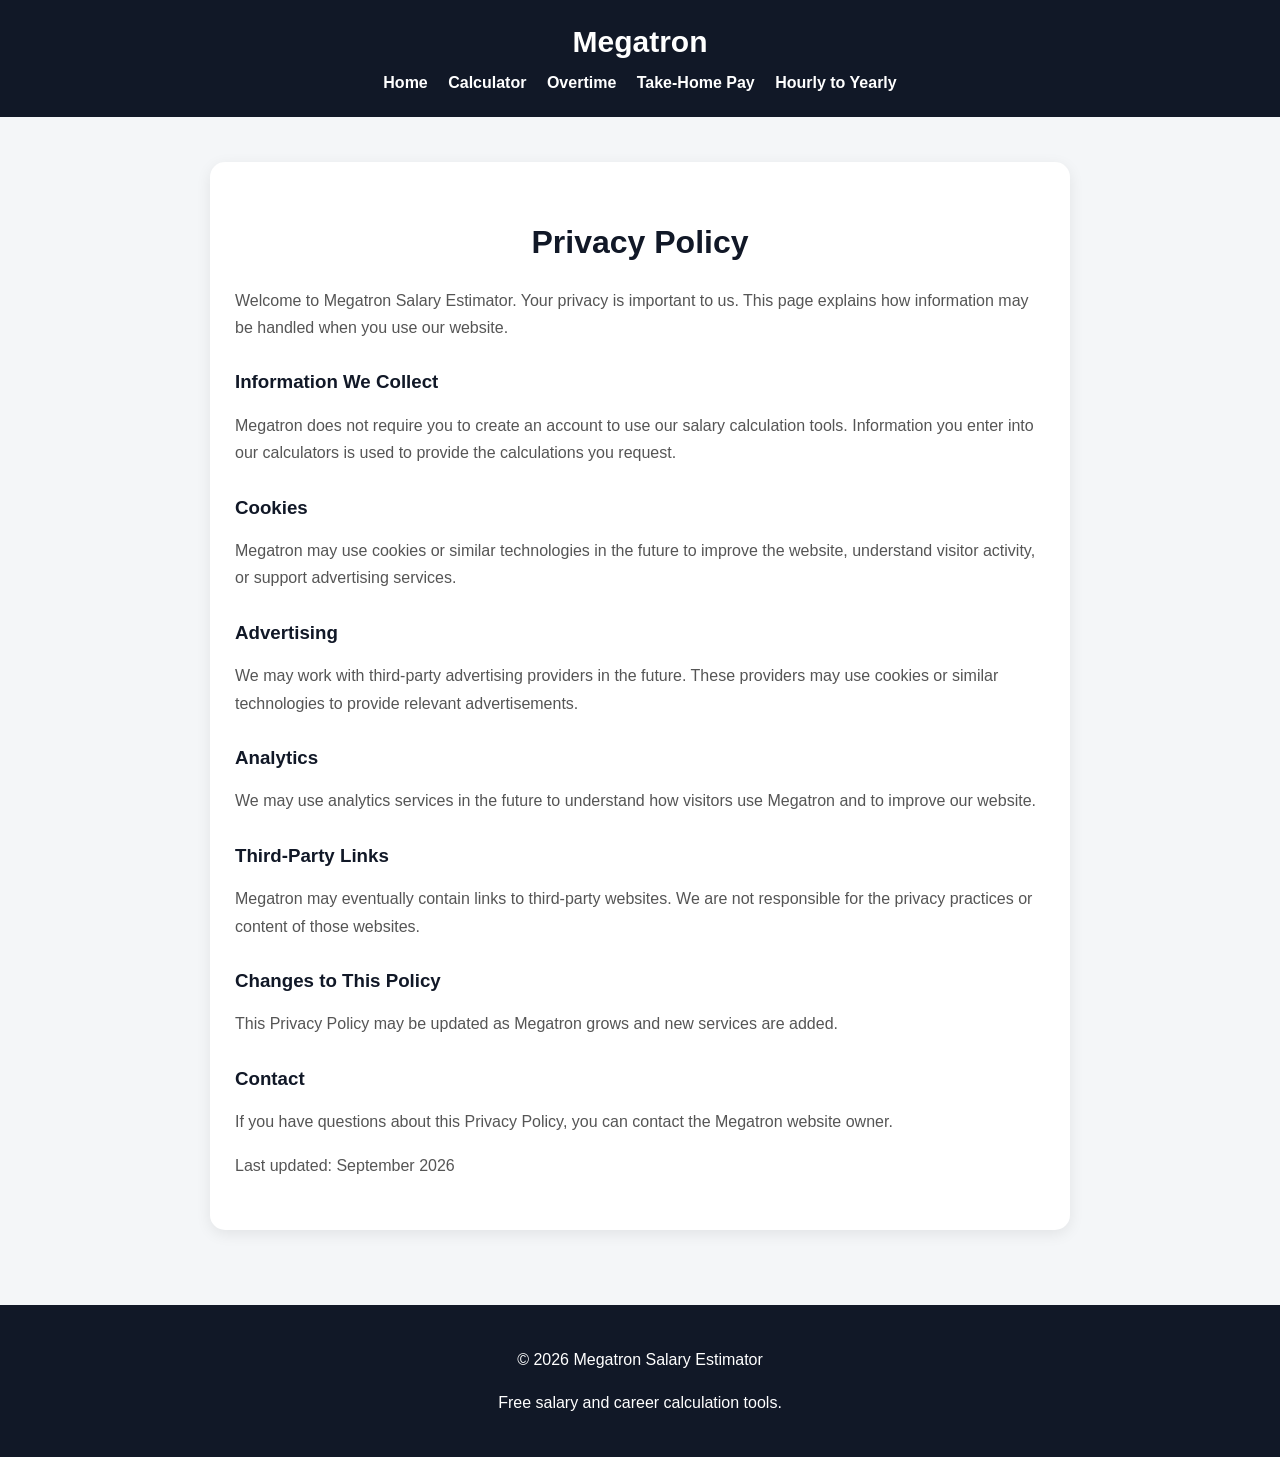
<file: privacy.html>
<!DOCTYPE html>
<html lang="en">
<head>
    <meta charset="UTF-8">
    <meta name="viewport" content="width=device-width, initial-scale=1.0">

    <title>Privacy Policy | Megatron Salary Estimator</title>

    <meta name="description" content="Privacy Policy for Megatron Salary Estimator.">

    <style>
        * {
            box-sizing: border-box;
        }

        body {
            margin: 0;
            font-family: Arial, sans-serif;
            background: #f4f6f8;
            color: #222;
        }

        header {
            background: #111827;
            color: white;
            text-align: center;
            padding: 25px 15px;
        }

        header h1 {
            margin: 0 0 15px;
            font-size: 30px;
        }

        nav a {
            color: white;
            text-decoration: none;
            margin: 0 8px;
            font-weight: bold;
        }

        main {
            max-width: 900px;
            margin: auto;
            padding: 45px 20px;
        }

        .box {
            background: white;
            padding: 35px 25px;
            border-radius: 15px;
            box-shadow: 0 4px 15px rgba(0,0,0,0.08);
        }

        h2 {
            text-align: center;
            color: #111827;
            font-size: 32px;
        }

        h3 {
            color: #111827;
            margin-top: 30px;
        }

        p {
            line-height: 1.7;
            color: #555;
        }

        footer {
            background: #111827;
            color: white;
            text-align: center;
            padding: 25px;
            margin-top: 30px;
        }

        footer p {
            color: white;
        }

        @media (max-width: 600px) {
            h2 {
                font-size: 27px;
            }

            nav a {
                display: inline-block;
                margin: 5px;
            }
        }
    </style>
</head>

<body>

<header>

    <h1>Megatron</h1>

    <nav>
        <a href="index.html">Home</a>
        <a href="calculator.html">Calculator</a>
        <a href="overtime.html">Overtime</a>
        <a href="take-home-pay.html">Take-Home Pay</a>
        <a href="hourly-to-yearly.html">Hourly to Yearly</a>
    </nav>

</header>

<main>

    <div class="box">

        <h2>Privacy Policy</h2>

        <p>
            Welcome to Megatron Salary Estimator. Your privacy is
            important to us. This page explains how information
            may be handled when you use our website.
        </p>

        <h3>Information We Collect</h3>

        <p>
            Megatron does not require you to create an account
            to use our salary calculation tools. Information you
            enter into our calculators is used to provide the
            calculations you request.
        </p>

        <h3>Cookies</h3>

        <p>
            Megatron may use cookies or similar technologies in
            the future to improve the website, understand visitor
            activity, or support advertising services.
        </p>

        <h3>Advertising</h3>

        <p>
            We may work with third-party advertising providers
            in the future. These providers may use cookies or
            similar technologies to provide relevant advertisements.
        </p>

        <h3>Analytics</h3>

        <p>
            We may use analytics services in the future to
            understand how visitors use Megatron and to improve
            our website.
        </p>

        <h3>Third-Party Links</h3>

        <p>
            Megatron may eventually contain links to third-party
            websites. We are not responsible for the privacy
            practices or content of those websites.
        </p>

        <h3>Changes to This Policy</h3>

        <p>
            This Privacy Policy may be updated as Megatron grows
            and new services are added.
        </p>

        <h3>Contact</h3>

        <p>
            If you have questions about this Privacy Policy,
            you can contact the Megatron website owner.
        </p>

        <p>
            Last updated: September 2026
        </p>

    </div>

</main>

<footer>

    <p>© 2026 Megatron Salary Estimator</p>

    <p>Free salary and career calculation tools.</p>

</footer>

</body>
</html>
</file>
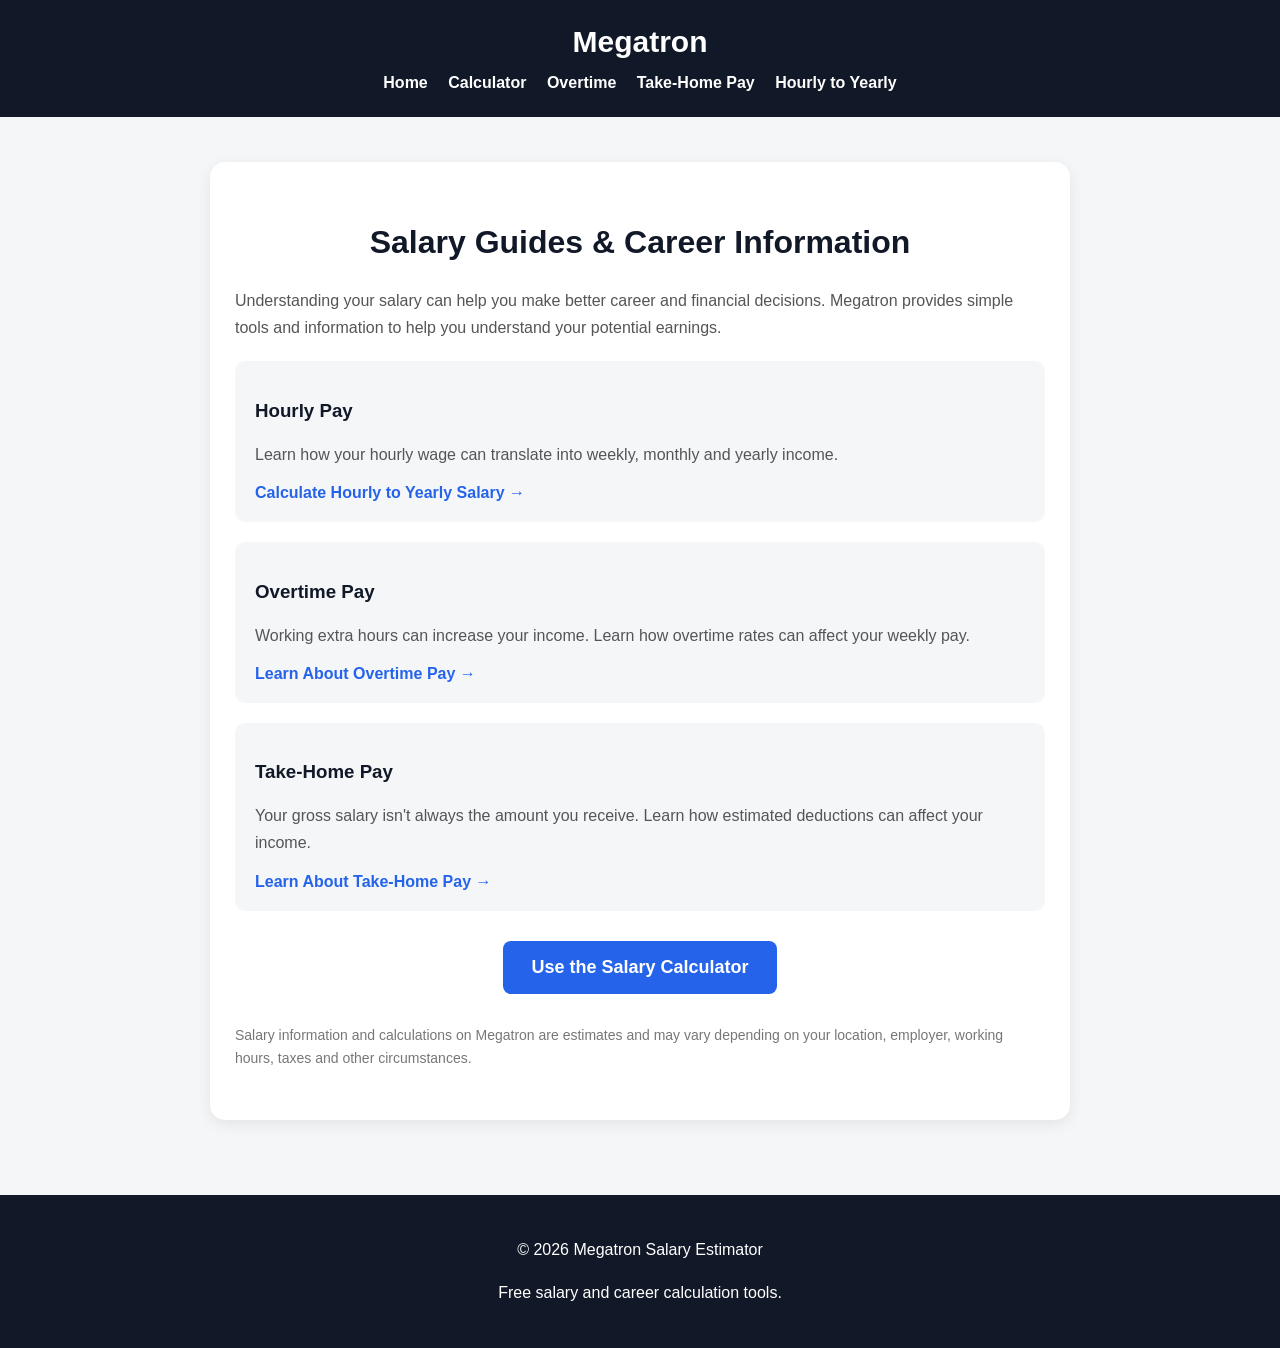
<file: salary-guides.html>
<!DOCTYPE html>
<html lang="en">
<head>
    <meta charset="UTF-8">
    <meta name="viewport" content="width=device-width, initial-scale=1.0">

    <title>Salary Guides & Career Information | Megatron</title>

    <meta name="description" content="Explore salary guides, hourly wage information, overtime pay and career salary tips with Megatron.">

    <style>
        * {
            box-sizing: border-box;
        }

        body {
            margin: 0;
            font-family: Arial, sans-serif;
            background: #f4f6f8;
            color: #222;
        }

        header {
            background: #111827;
            color: white;
            text-align: center;
            padding: 25px 15px;
        }

        header h1 {
            margin: 0 0 15px;
            font-size: 30px;
        }

        nav a {
            color: white;
            text-decoration: none;
            margin: 0 8px;
            font-weight: bold;
        }

        main {
            max-width: 900px;
            margin: auto;
            padding: 45px 20px;
        }

        .box {
            background: white;
            padding: 35px 25px;
            border-radius: 15px;
            box-shadow: 0 4px 15px rgba(0,0,0,0.08);
        }

        h2 {
            text-align: center;
            color: #111827;
            font-size: 32px;
        }

        h3 {
            color: #111827;
        }

        p {
            line-height: 1.7;
            color: #555;
        }

        .guide {
            background: #f4f6f8;
            padding: 20px;
            border-radius: 10px;
            margin-top: 20px;
        }

        .guide a {
            color: #2563eb;
            font-weight: bold;
            text-decoration: none;
        }

        .calculator-link {
            display: block;
            width: fit-content;
            margin: 30px auto;
            padding: 16px 28px;
            background: #2563eb;
            color: white;
            text-decoration: none;
            border-radius: 8px;
            font-weight: bold;
            font-size: 18px;
        }

        .note {
            margin-top: 25px;
            font-size: 14px;
            color: #777;
        }

        footer {
            background: #111827;
            color: white;
            text-align: center;
            padding: 25px;
            margin-top: 30px;
        }

        footer p {
            color: white;
        }

        @media (max-width: 600px) {
            h2 {
                font-size: 27px;
            }

            nav a {
                display: inline-block;
                margin: 5px;
            }
        }
    </style>
</head>

<body>

<header>

    <h1>Megatron</h1>

    <nav>
        <a href="index.html">Home</a>
        <a href="calculator.html">Calculator</a>
        <a href="overtime.html">Overtime</a>
        <a href="take-home-pay.html">Take-Home Pay</a>
        <a href="hourly-to-yearly.html">Hourly to Yearly</a>
    </nav>

</header>

<main>

    <div class="box">

        <h2>Salary Guides & Career Information</h2>

        <p>
            Understanding your salary can help you make better
            career and financial decisions. Megatron provides
            simple tools and information to help you understand
            your potential earnings.
        </p>

        <div class="guide">

            <h3>Hourly Pay</h3>

            <p>
                Learn how your hourly wage can translate into
                weekly, monthly and yearly income.
            </p>

            <a href="hourly-to-yearly.html">
                Calculate Hourly to Yearly Salary →
            </a>

        </div>

        <div class="guide">

            <h3>Overtime Pay</h3>

            <p>
                Working extra hours can increase your income.
                Learn how overtime rates can affect your weekly pay.
            </p>

            <a href="overtime.html">
                Learn About Overtime Pay →
            </a>

        </div>

        <div class="guide">

            <h3>Take-Home Pay</h3>

            <p>
                Your gross salary isn't always the amount you receive.
                Learn how estimated deductions can affect your income.
            </p>

            <a href="take-home-pay.html">
                Learn About Take-Home Pay →
            </a>

        </div>

        <a class="calculator-link" href="calculator.html">
            Use the Salary Calculator
        </a>

        <p class="note">
            Salary information and calculations on Megatron are
            estimates and may vary depending on your location,
            employer, working hours, taxes and other circumstances.
        </p>

    </div>

</main>

<footer>

    <p>© 2026 Megatron Salary Estimator</p>

    <p>Free salary and career calculation tools.</p>

</footer>

</body>
</html>
</file>
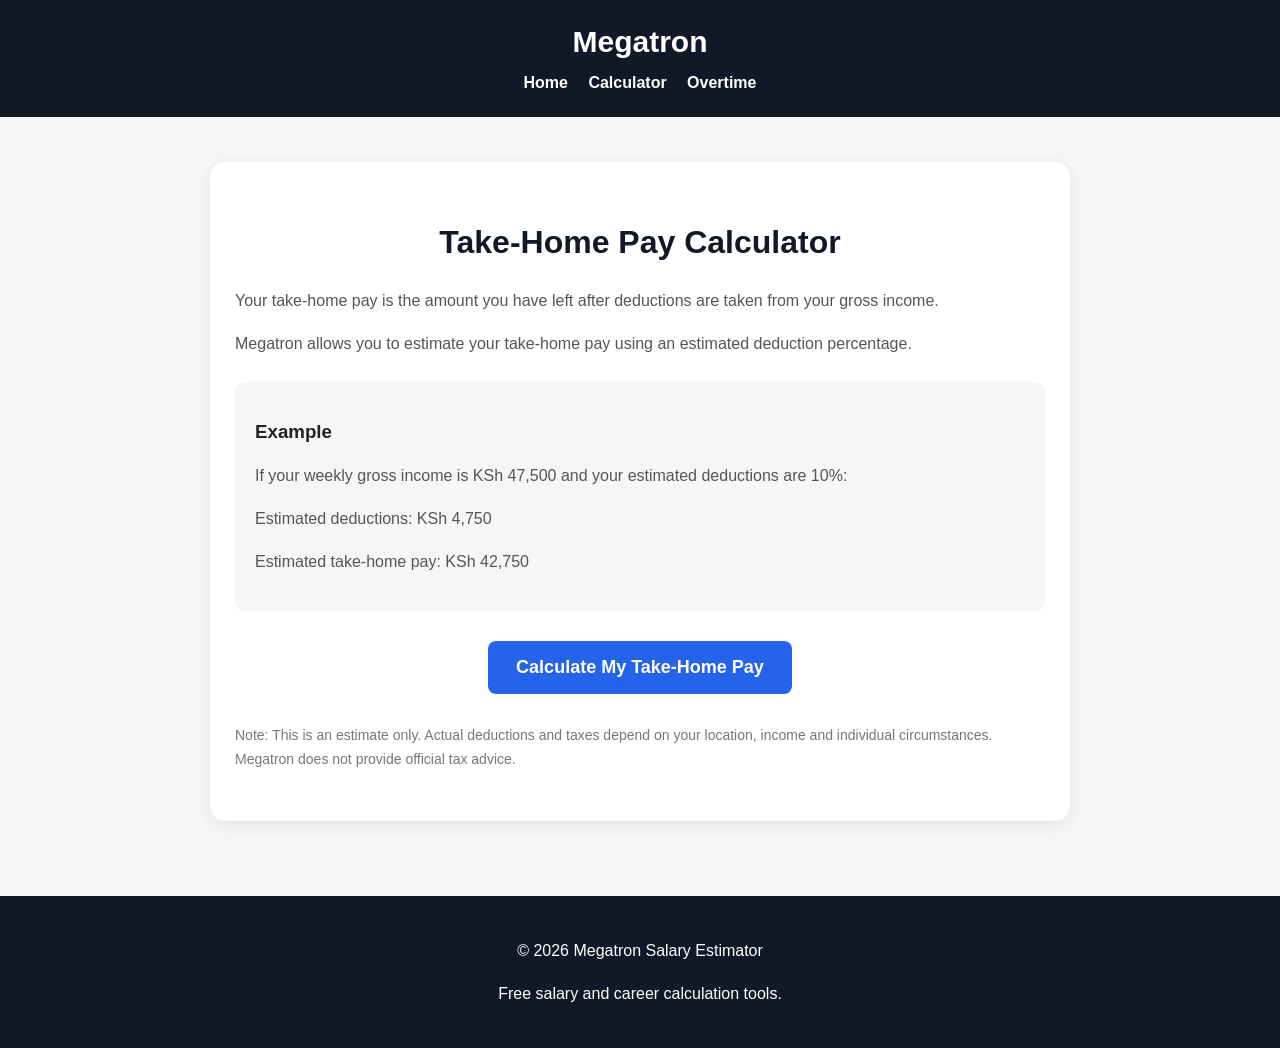
<file: take-home-pay.html>
<!DOCTYPE html>
<html lang="en">
<head>
    <meta charset="UTF-8">
    <meta name="viewport" content="width=device-width, initial-scale=1.0">

    <title>Take-Home Pay Calculator | Megatron</title>

    <meta name="description" content="Estimate your take-home pay after deductions with the free Megatron Take-Home Pay Calculator.">

    <style>
        * {
            box-sizing: border-box;
        }

        body {
            margin: 0;
            font-family: Arial, sans-serif;
            background: #f4f6f8;
            color: #222;
        }

        header {
            background: #111827;
            color: white;
            text-align: center;
            padding: 25px 15px;
        }

        header h1 {
            margin: 0 0 15px;
            font-size: 30px;
        }

        nav a {
            color: white;
            text-decoration: none;
            margin: 0 8px;
            font-weight: bold;
        }

        main {
            max-width: 900px;
            margin: auto;
            padding: 45px 20px;
        }

        .box {
            background: white;
            padding: 35px 25px;
            border-radius: 15px;
            box-shadow: 0 4px 15px rgba(0,0,0,0.08);
        }

        h2 {
            text-align: center;
            color: #111827;
            font-size: 32px;
        }

        p {
            line-height: 1.7;
            color: #555;
        }

        .example {
            background: #f4f6f8;
            padding: 20px;
            border-radius: 10px;
            margin-top: 25px;
        }

        .calculator-link {
            display: block;
            width: fit-content;
            margin: 30px auto;
            padding: 16px 28px;
            background: #2563eb;
            color: white;
            text-decoration: none;
            border-radius: 8px;
            font-weight: bold;
            font-size: 18px;
        }

        .note {
            margin-top: 25px;
            font-size: 14px;
            color: #777;
        }

        footer {
            background: #111827;
            color: white;
            text-align: center;
            padding: 25px;
            margin-top: 30px;
        }

        footer p {
            color: white;
        }

        @media (max-width: 600px) {
            h2 {
                font-size: 27px;
            }

            nav a {
                display: inline-block;
                margin: 5px;
            }
        }
    </style>
</head>

<body>

<header>

    <h1>Megatron</h1>

    <nav>
        <a href="index.html">Home</a>
        <a href="calculator.html">Calculator</a>
        <a href="overtime.html">Overtime</a>
    </nav>

</header>

<main>

    <div class="box">

        <h2>Take-Home Pay Calculator</h2>

        <p>
            Your take-home pay is the amount you have left after
            deductions are taken from your gross income.
        </p>

        <p>
            Megatron allows you to estimate your take-home pay
            using an estimated deduction percentage.
        </p>

        <div class="example">

            <h3>Example</h3>

            <p>
                If your weekly gross income is KSh 47,500
                and your estimated deductions are 10%:
            </p>

            <p>
                Estimated deductions: KSh 4,750
            </p>

            <p>
                Estimated take-home pay: KSh 42,750
            </p>

        </div>

        <a class="calculator-link" href="calculator.html">
            Calculate My Take-Home Pay
        </a>

        <p class="note">
            Note: This is an estimate only. Actual deductions and
            taxes depend on your location, income and individual
            circumstances. Megatron does not provide official tax advice.
        </p>

    </div>

</main>

<footer>

    <p>© 2026 Megatron Salary Estimator</p>

    <p>Free salary and career calculation tools.</p>

</footer>

</body>
</html>
</file>
